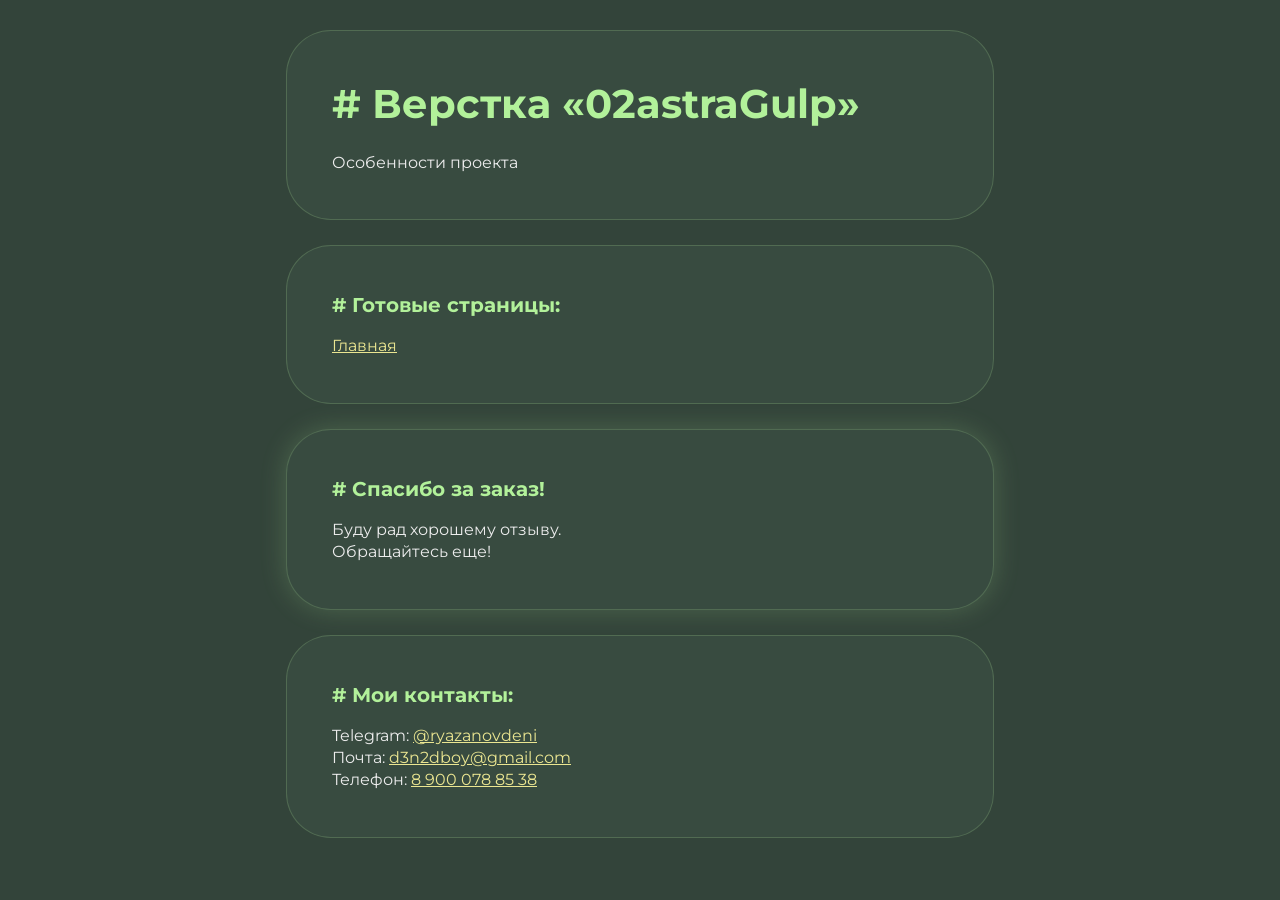
<file: index.html>
<!DOCTYPE html>
<html>

<head>
	<meta charset="UTF-8">
	<meta name="viewport" content="width=device-width, initial-scale=1.0">
	<title>Верстка «02astraGulp»</title>
</head>

<body>
	<div class="rootpage">
		<div class="rootpage__header">
			<h1># Верстка «02astraGulp»</h1>
			<div class="rootpage__info">
				Особенности проекта
			</div>
		</div>

		<div class="rootpage__body">
			<h2># Готовые страницы:</h2>
			<ul class="rootpage__list">
				<li><a target="_blank" href="home.html">Главная</a></li>
			</ul>
		</div>

		<div class="rootpage__tnx">
			<h2># Спасибо за заказ!</h2>
			<p>Буду рад хорошему отзыву.</p>
			<p>Обращайтесь еще!</p>
		</div>
		<div class="rootpage__contacts">
			<h2># Мои контакты:</h2>
			<p>Telegram: <a target="_blank" href="https://t.me/ryazanovdeni">@ryazanovdeni</a></p>
			<p>Почта: <a href="mailto:d3n2dboy@gmail.com">d3n2dboy@gmail.com</a></p>
			<p>Телефон: <a href="tel:+79000788538">8 900 078 85 38</a></p>
		</div>
	</div>
</body>
<style>
	@charset "UTF-8";
	@import url("https://fonts.googleapis.com/css?family=Montserrat:regular,700&display=swap");

	*,
	*::before,
	*::after {
		padding: 0px;
		margin: 0px;
		border: 0px;
		box-sizing: border-box;
	}

	html,
	body {
		height: 100%;
		margin: 0;
		padding: 0;
		min-width: 320px;
		width: 100%;
		color: #ededed;
		background-color: #33443a;
	}

	body {
		font-family: Montserrat;
		font-size: 100%;
		line-height: 1.4;
		font-size: 1rem;
	}

	a {
		text-decoration: underline;
		color: #ebe691
	}

	a:visited {
		text-decoration: underline;
		color: #ebe691
	}

	a:hover {
		text-decoration: none;
	}

	ul li {
		list-style: none;

	}

	img {
		vertical-align: top;
	}

	h1,
	h2,
	h3 {
		color: #b2f19a;
	}

	.wrapper {
		width: 100%;
		min-height: 100%;
		overflow: hidden;
	}

	.rootpage {
		margin: 0 auto;
		max-width: 768px;
		padding: 30px;
		display: flex;
		flex-direction: column;
	}

	.rootpage__header,
	.rootpage__body,
	.rootpage__tnx,
	.rootpage__contacts {
		padding: 45px;
		border-radius: 45px;
		border: 1px solid rgba(133, 175, 122, .3137254902);
		background-color: #384b40;
		margin-bottom: 25px;
		transition: all 0.3s ease;
	}

	@media (max-width: 767px) {

		.rootpage__header,
		.rootpage__body,
		.rootpage__tnx,
		.rootpage__contacts {
			padding: 35px;
			border-radius: 35px;
		}
	}

	@media (max-width: 767px) {
		.rootpage {
			padding: 30px 15px;
		}
	}

	h1 {
		font-size: 2.5rem;
		margin: 0px 0px 1.25rem 0px;
	}

	@media (max-width: 767px) {
		h1 {
			font-size: 1.85rem;
			margin: 0px 0px 1.25rem 0px;
		}
	}

	h2 {

		font-size: 1.25rem;
		margin: 0px 0px 1rem 0px;
	}

	@media (max-width: 767px) {
		h2 {
			font-size: 1.125rem;
			margin: 0px 0px 1rem 0px;
		}
	}

	.rootpage__list li:not(:last-child) {
		margin: 0px 0px 15px 0px;
	}

	.rootpage__tnx {
		box-shadow: 0 0 27px 0 rgba(178, 241, 154, .2);
	}
</style>

</html>
</file>
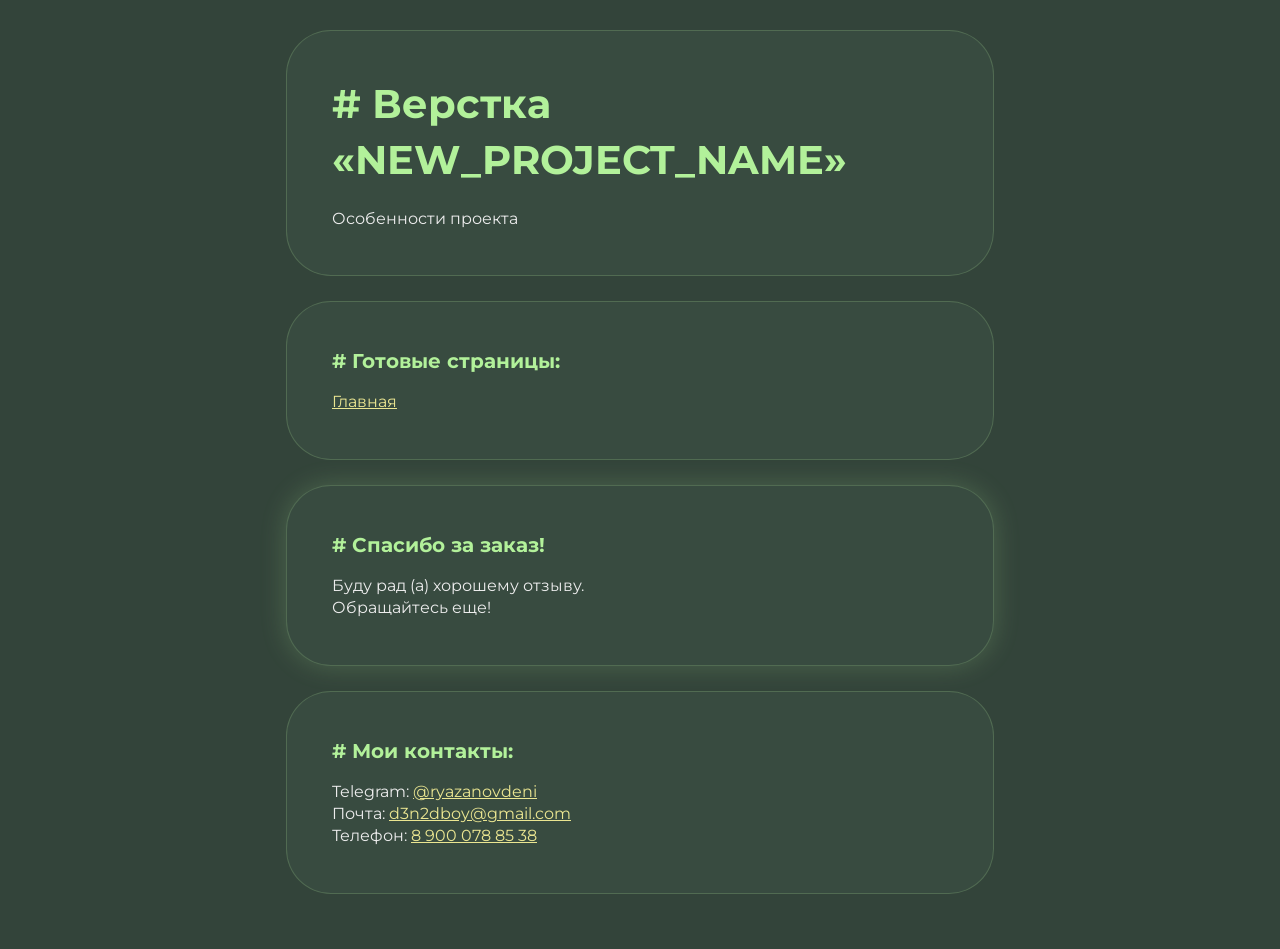
<file: src/index.html>
<!DOCTYPE html>
<html>

<head>
	<meta charset="UTF-8">
	<meta name="viewport" content="width=device-width, initial-scale=1.0">
	<title>Верстка «NEW_PROJECT_NAME»</title>
</head>

<body>
	<div class="rootpage">
		<div class="rootpage__header">
			<h1># Верстка «NEW_PROJECT_NAME»</h1>
			<div class="rootpage__info">
				Особенности проекта
			</div>
		</div>

		<div class="rootpage__body">
			<h2># Готовые страницы:</h2>
			<ul class="rootpage__list">
				<li><a target="_blank" href="home.html">Главная</a></li>
			</ul>
		</div>

		<div class="rootpage__tnx">
			<h2># Спасибо за заказ!</h2>
			<p>Буду рад (а) хорошему отзыву.</p>
			<p>Обращайтесь еще!</p>
		</div>
		<div class="rootpage__contacts">
			<h2># Мои контакты:</h2>
			<p>Telegram: <a target="_blank" href="https://t.me/ryazanovdeni">@ryazanovdeni</a></p>
			<p>Почта: <a href="mailto:d3n2dboy@gmail.com">d3n2dboy@gmail.com</a></p>
			<p>Телефон: <a href="tel:+79000788538">8 900 078 85 38</a></p>
		</div>
	</div>
</body>
<style>
	@charset "UTF-8";
	@import url("https://fonts.googleapis.com/css?family=Montserrat:regular,700&display=swap");

	*,
	*::before,
	*::after {
		padding: 0px;
		margin: 0px;
		border: 0px;
		box-sizing: border-box;
	}

	html,
	body {
		height: 100%;
		margin: 0;
		padding: 0;
		min-width: 320px;
		width: 100%;
		color: #ededed;
		background-color: #33443a;
	}

	body {
		font-family: Montserrat;
		font-size: 100%;
		line-height: 1.4;
		font-size: 1rem;
	}

	a {
		text-decoration: underline;
		color: #ebe691
	}

	a:visited {
		text-decoration: underline;
		color: #ebe691
	}

	a:hover {
		text-decoration: none;
	}

	ul li {
		list-style: none;

	}

	img {
		vertical-align: top;
	}

	h1,
	h2,
	h3 {
		color: #b2f19a;
	}

	.wrapper {
		width: 100%;
		min-height: 100%;
		overflow: hidden;
	}

	.rootpage {
		margin: 0 auto;
		max-width: 768px;
		padding: 30px;
		display: flex;
		flex-direction: column;
	}

	.rootpage__header,
	.rootpage__body,
	.rootpage__tnx,
	.rootpage__contacts {
		padding: 45px;
		border-radius: 45px;
		border: 1px solid rgba(133, 175, 122, .3137254902);
		background-color: #384b40;
		margin-bottom: 25px;
		transition: all 0.3s ease;
	}

	@media (max-width: 767px) {

		.rootpage__header,
		.rootpage__body,
		.rootpage__tnx,
		.rootpage__contacts {
			padding: 35px;
			border-radius: 35px;
		}
	}

	@media (max-width: 767px) {
		.rootpage {
			padding: 30px 15px;
		}
	}

	h1 {
		font-size: 2.5rem;
		margin: 0px 0px 1.25rem 0px;
	}

	@media (max-width: 767px) {
		h1 {
			font-size: 1.85rem;
			margin: 0px 0px 1.25rem 0px;
		}
	}

	h2 {

		font-size: 1.25rem;
		margin: 0px 0px 1rem 0px;
	}

	@media (max-width: 767px) {
		h2 {
			font-size: 1.125rem;
			margin: 0px 0px 1rem 0px;
		}
	}

	.rootpage__list li:not(:last-child) {
		margin: 0px 0px 15px 0px;
	}

	.rootpage__tnx {
		box-shadow: 0 0 27px 0 rgba(178, 241, 154, .2);
	}
</style>

</html>
</file>
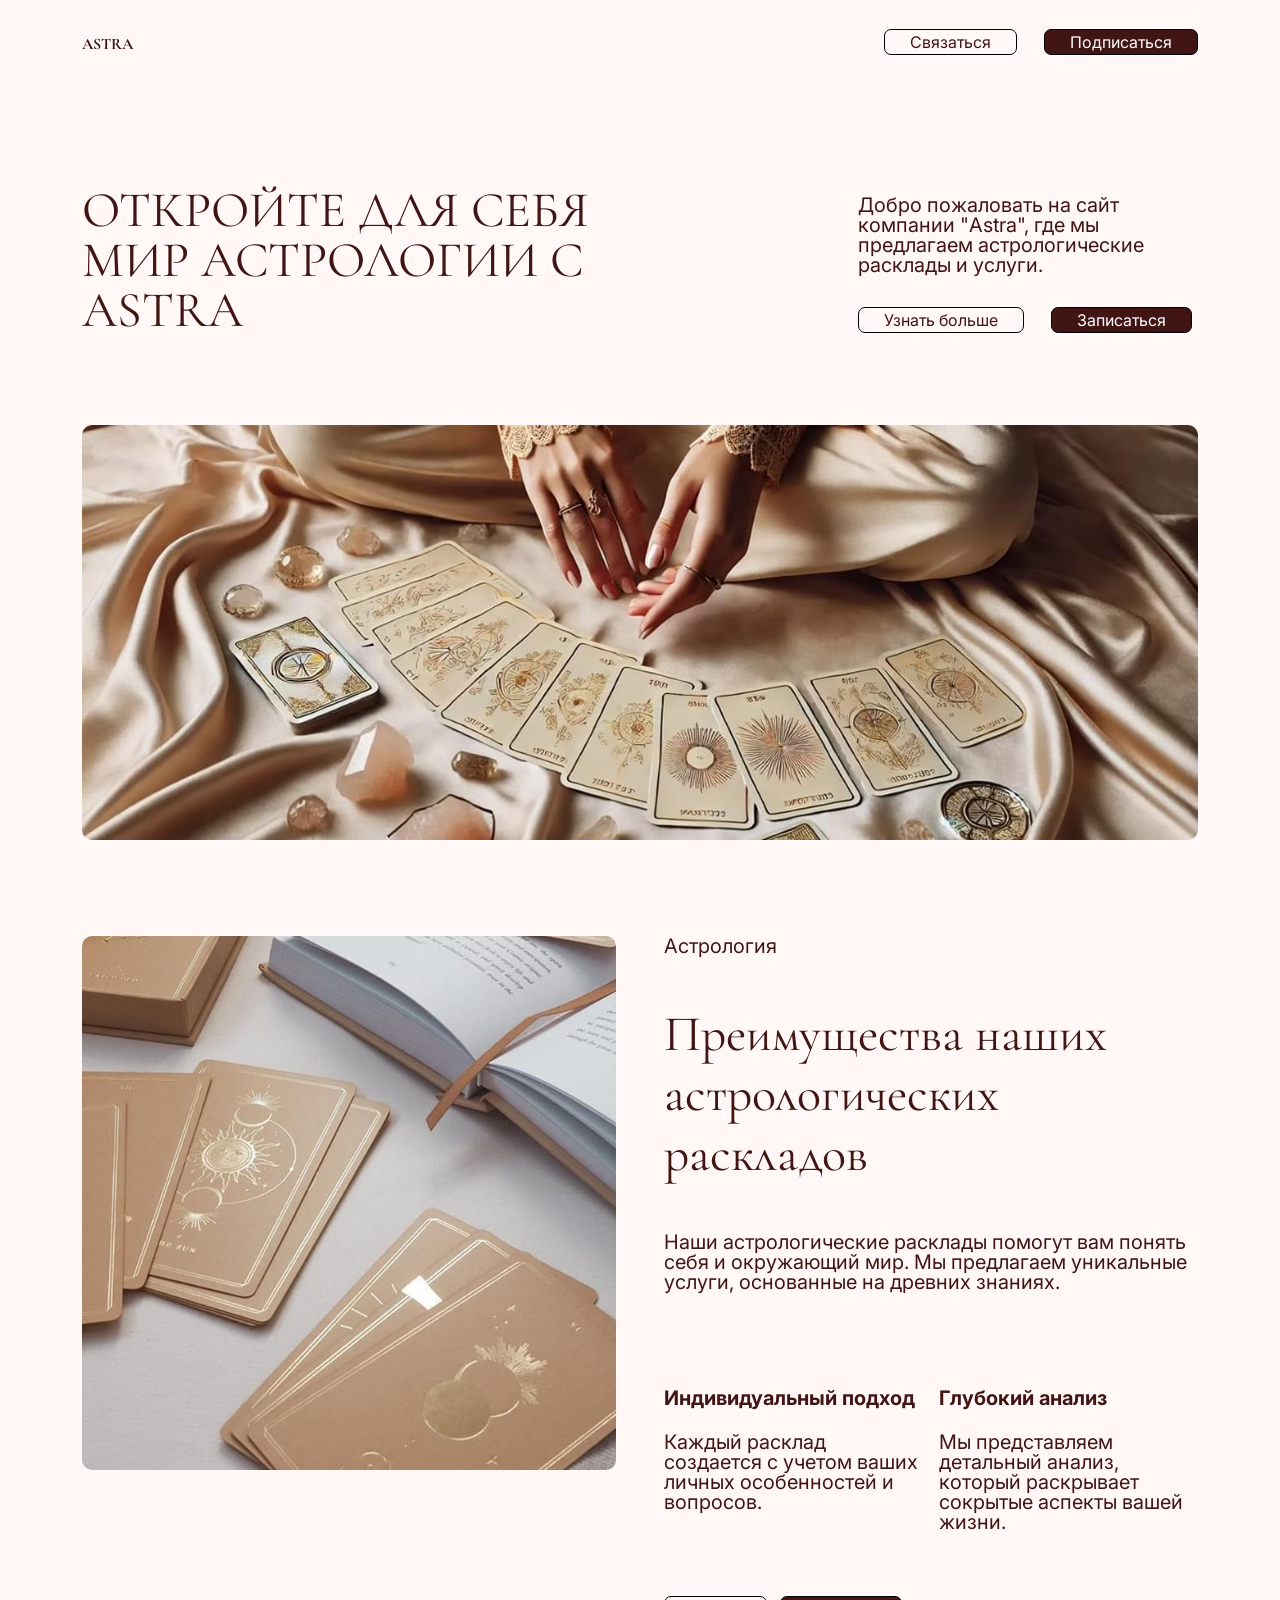
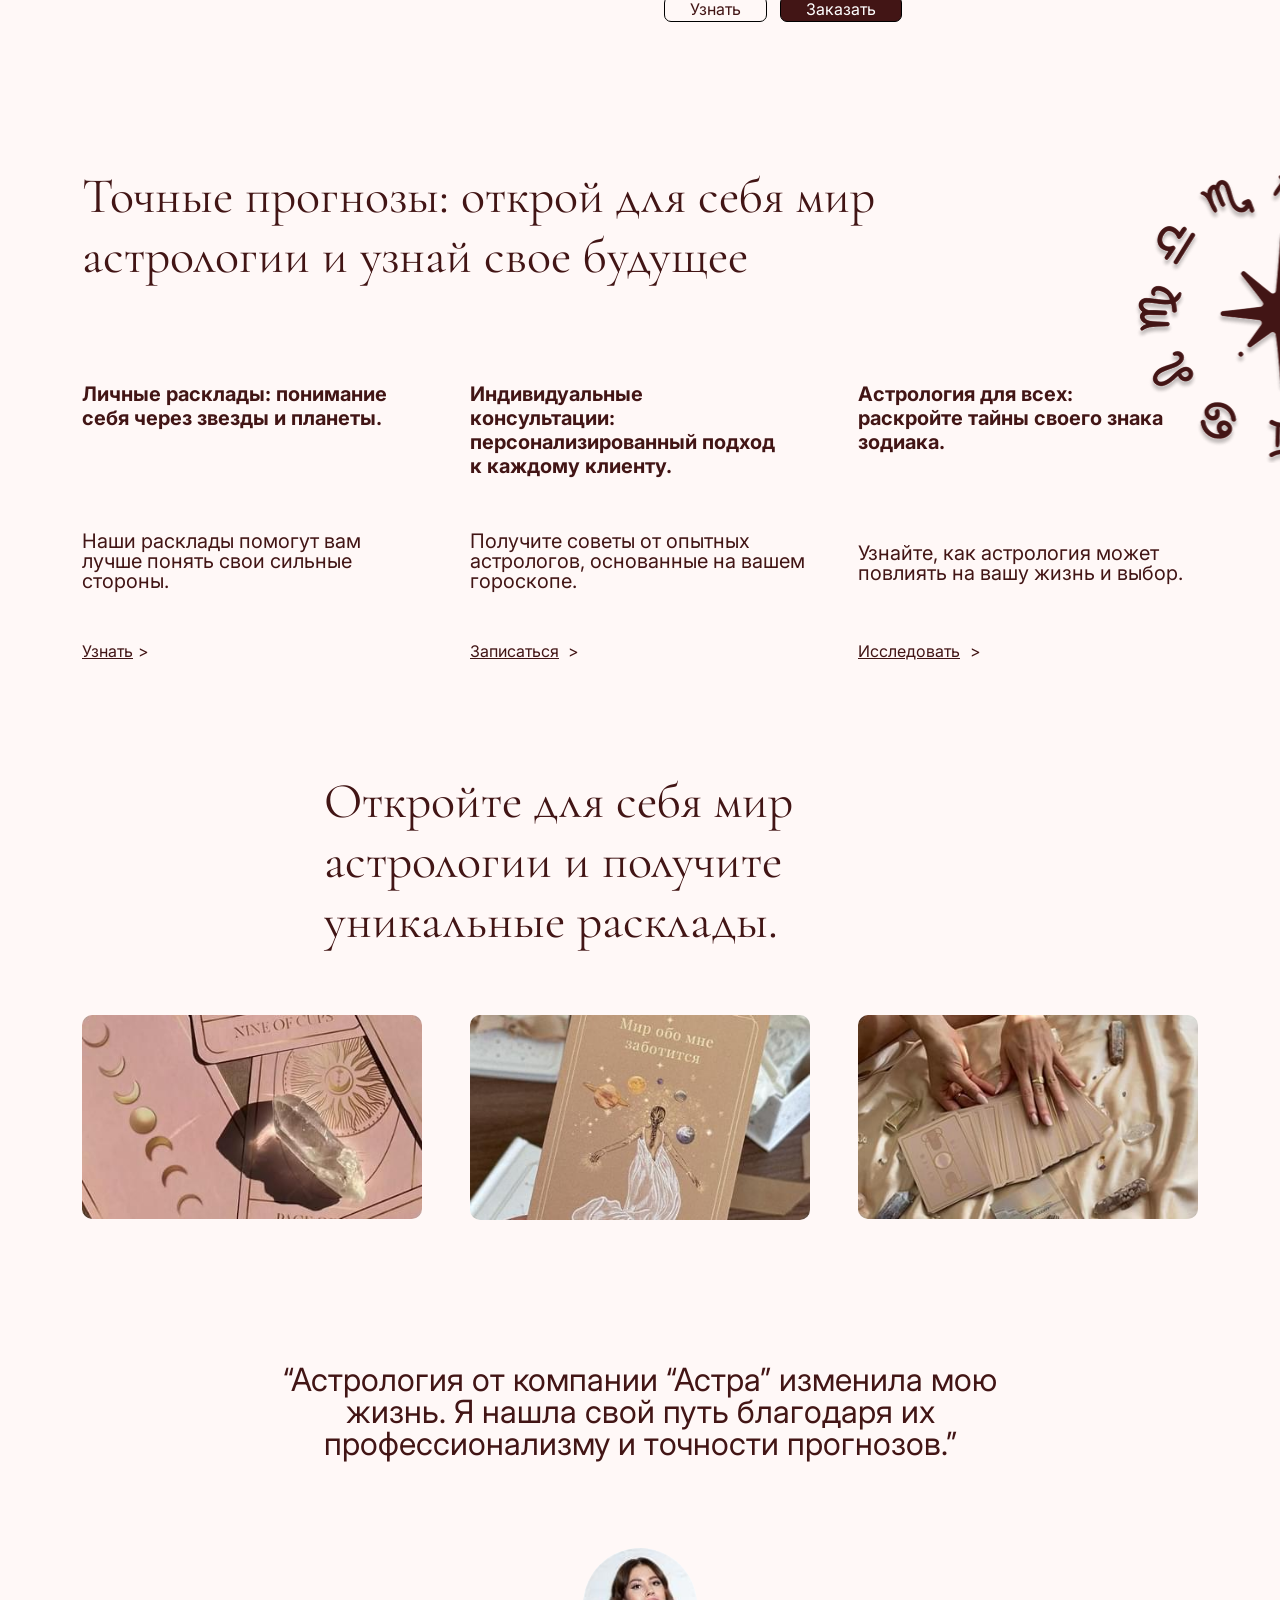
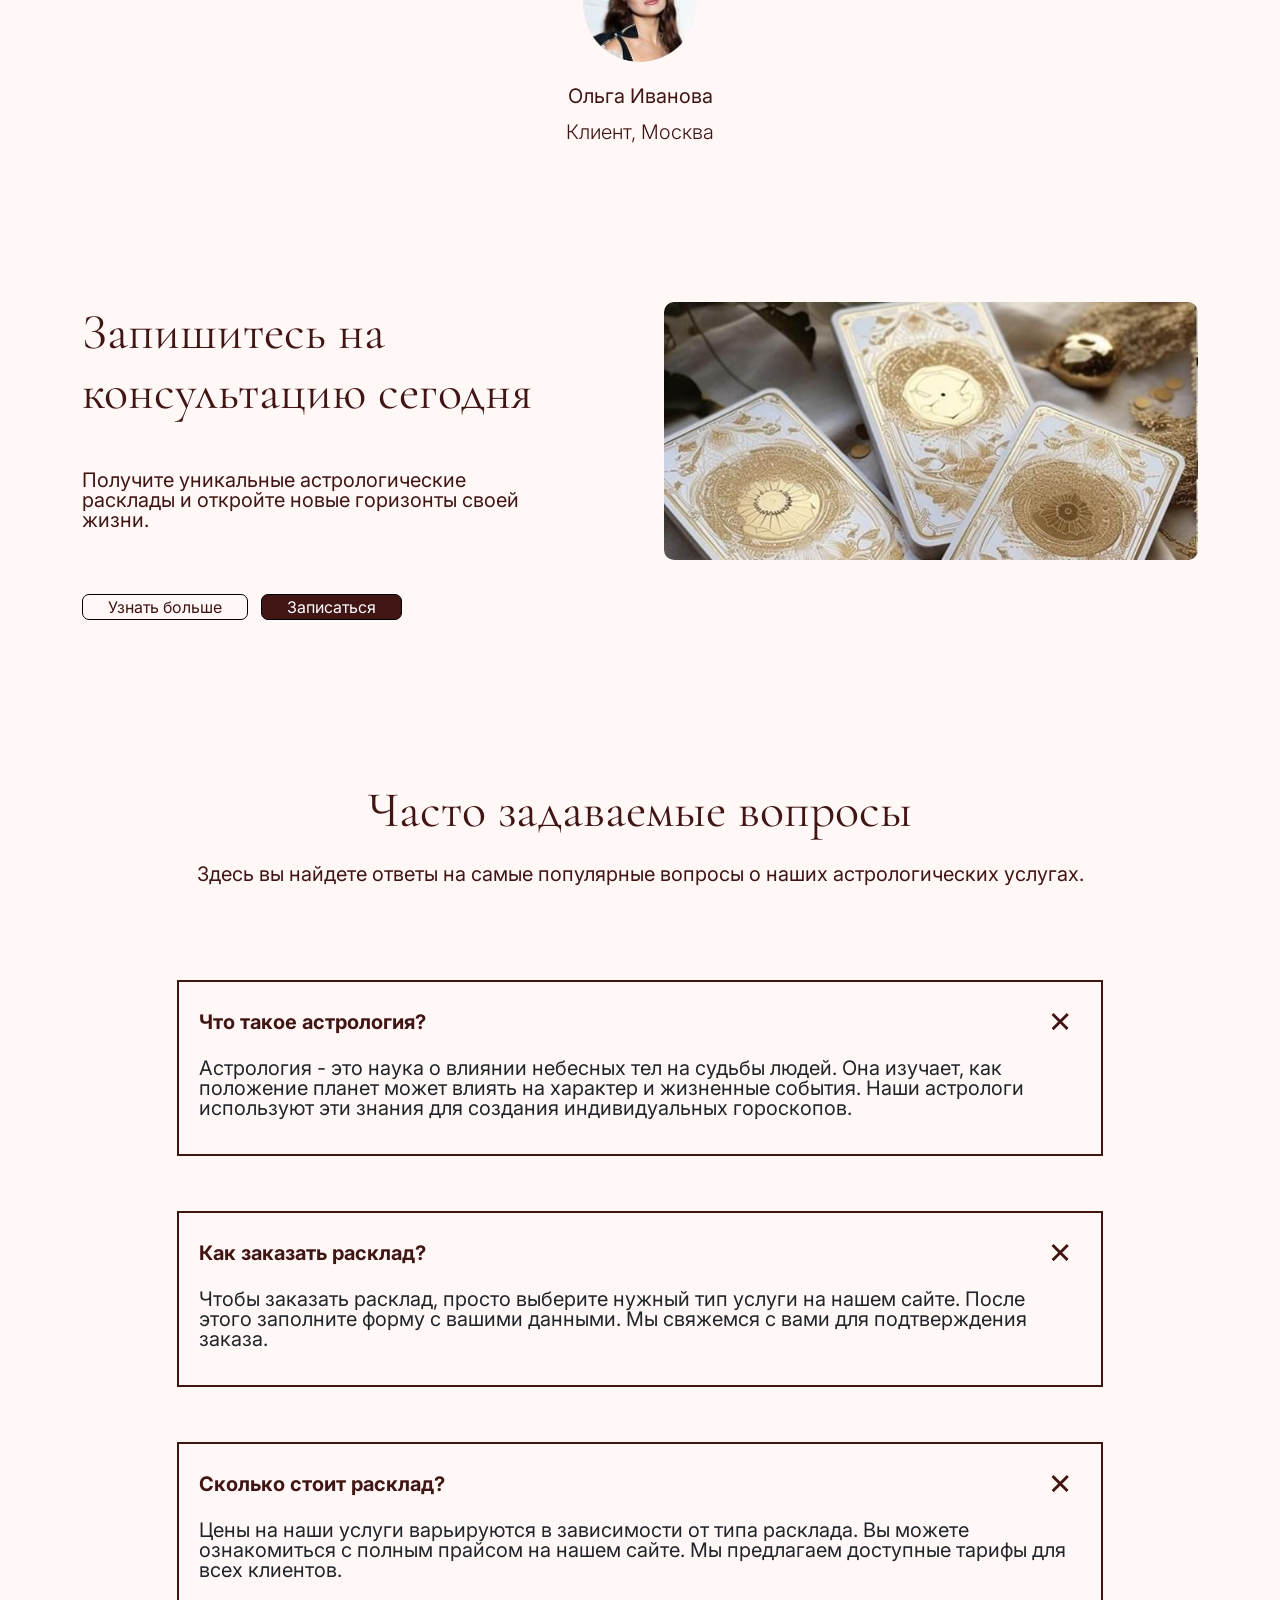
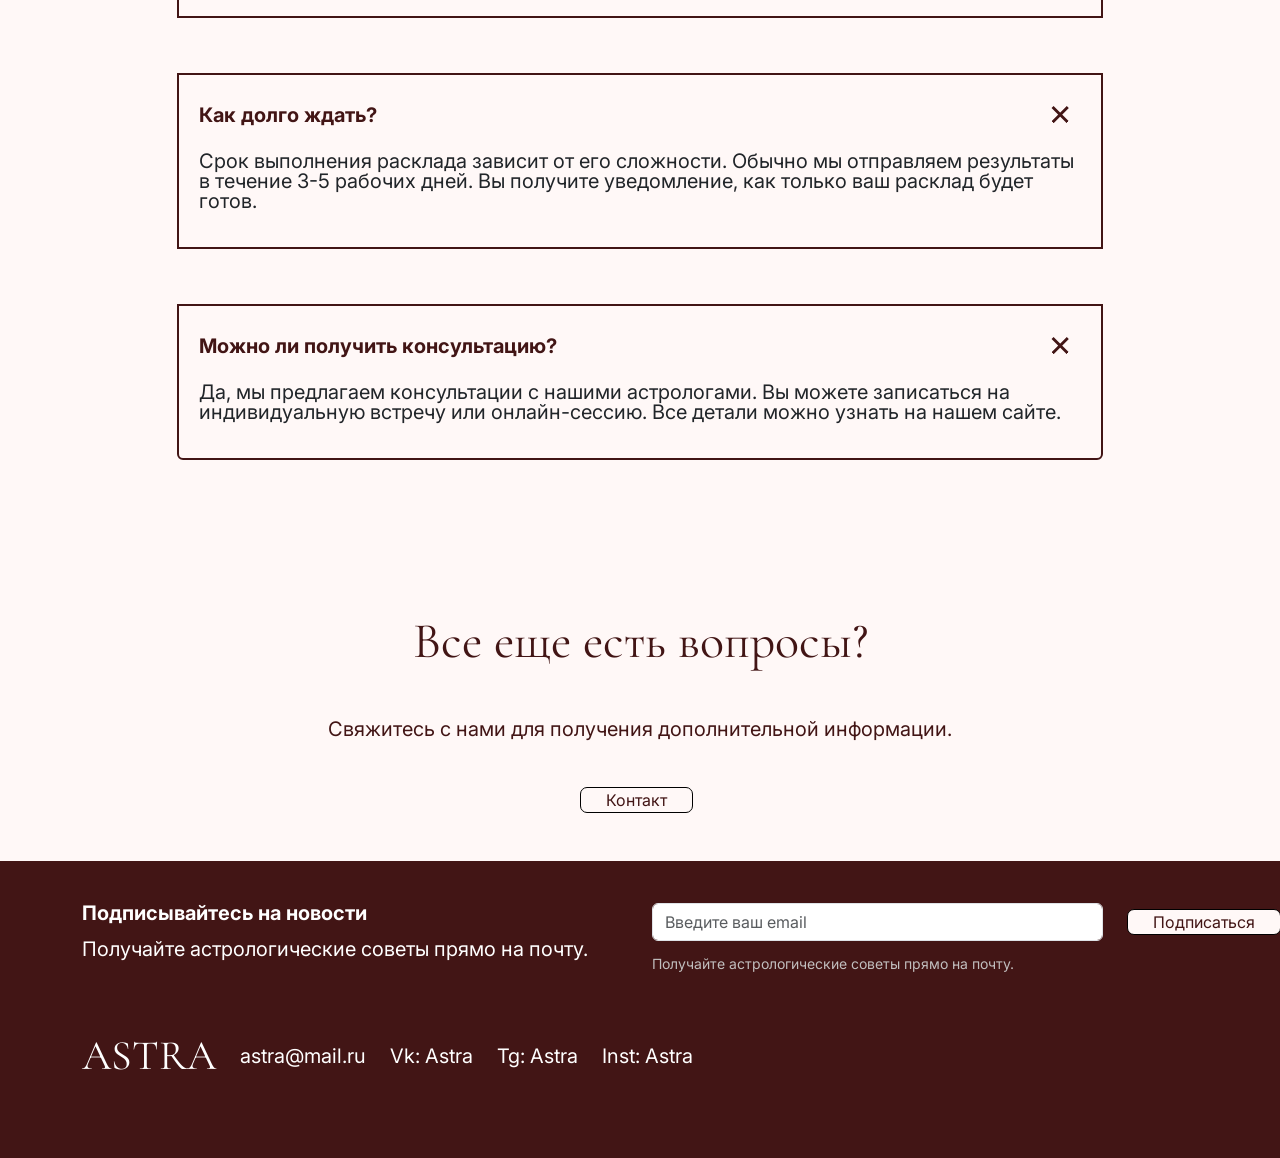
<file: home.html>
<!DOCTYPE html>
<html lang="ru">

<head>
	<title>Главная</title>
	<meta charset="UTF-8">
	<meta name="format-detection" content="telephone=no">
	<!-- <style>body{opacity: 0;}</style> -->
	<link href="https://cdn.jsdelivr.net/npm/bootstrap@5.0.2/dist/css/bootstrap.min.css?_v=20250326003222" rel="stylesheet" integrity="sha384-EVSTQN3/azprG1Anm3QDgpJLIm9Nao0Yz1ztcQTwFspd3yD65VohhpuuCOmLASjC" crossorigin="anonymous">
	<link href="https://unpkg.com/aos@2.3.1/dist/aos.css?_v=20250326003222" rel="stylesheet">
	<link rel="stylesheet" href="css/style.min.css?_v=20250326003222">
	<link rel="shortcut icon" href="favicon.ico">
	<!-- <meta name="robots" content="noindex, nofollow"> -->
	<meta name="viewport" content="width=device-width, initial-scale=1.0">
</head>

<body>
	<div class="wrapper">
		<header class="header">
			<div class="container">
				<div class="row">
					<div class="col-auto me-auto align-self-center">
						<a href="/" class="header__logo">Astra</a>
					</div>
					<div class="col-auto align-self-center">
						<a href="#" class="button">Связаться</a>
						<a href="#" class="button button-accent">Подписаться</a>
					</div>
				</div>
			</div>
		</header>
		<main class="page">
			<div class="container w-100">  </div>
			<div class="container prewiew">
				<div class="row align-items-center justify-content-between g-md-5">
					<div class="col-md-6">
						<h1 class="title" data-aos="fade-up" data-aos-delay="200" data-aos-duration="1000">Откройте для
							себя мир
							астрологии с Astra</h1>
					</div>
					<div class="col-md-4" data-aos="fade-up" data-aos-delay="400" data-aos-duration="1000">
						<div class="row mb-3 ">
							<p class="">Добро пожаловать на сайт компании "Astra", где мы предлагаем астрологические
								расклады и
								услуги.</p>
						</div>
						<div class="row">
							<div class="col">
								<a href="#" class="button">Узнать больше</a>
								<a href="#" class="button button-accent">Записаться</a>
							</div>
						</div>
					</div>
				</div>
				<div class="row justify-content-between mb-md-5" data-aos="fade-up" data-aos-delay="600" data-aos-duration="1000">
					<div class="col rounded-3 overflow-hidden mb-5">
						<div class="image-hover">
							<img class="w-100" src="img/preview/maps.jpg" alt="maps">
						</div>
					</div>
				</div>
			</div>

			<div class="container" data-aos="fade-up" data-aos-delay="800" data-aos-duration="1000">
				<div class="row align-items-start astrologia pb-5">
					<div class="container mb-lg-5">
						<div class="row g-5">
							<!-- Левая колонка с изображением -->
							<div class="col-lg-6">
								<div class="image-hover">
									<img src="img/plus/01.jpg" class="img-fluid rounded" alt="Астрологические карты">
								</div>
							</div>
							<!-- Правая колонка с текстом -->
							<div class="col-lg-6">
								<p class="mb-md-5">Астрология</p>
								<h2 class="title mb-md-5">Преимущества наших астрологических раскладов</h2>
								<p class="mb-5 pb-md-5">Наши астрологические расклады помогут вам понять себя и
									окружающий
									мир.
									Мы
									предлагаем
									уникальные услуги,
									основанные на древних знаниях.</p>
								<div class="row mb-lg-5 g-3">
									<div class="col-lg-6">
										<p class="fw-bolder mb-4">Индивидуальный подход</p>
										<p>Каждый расклад создается с учетом ваших личных особенностей и вопросов.
										</p>
									</div>
									<div class="col-lg-6">
										<p class="fw-bolder mb-4">Глубокий анализ</p>
										<p>Мы представляем детальный анализ, который раскрывает сокрытые аспекты
											вашей
											жизни.</p>
									</div>
								</div>
								<div class="mt-3">
									<a href="#" class="button me-2">Узнать</a>
									<a href="#" class="button button-accent">Заказать</a>
								</div>
							</div>
						</div>
					</div>
				</div>
			</div>

			<div class="container py-5 forecast" data-aos="fade-up" data-aos-delay="400" data-aos-duration="1000">
				<h2 class="title mb-lg-5 col-lg-10 pb-sm-5">Точные прогнозы: открой для себя мир астрологии и
					узнай свое
					будущее
				</h2>
				<div class="row g-5">
					<!-- Первая колонка -->
					<div class="col-md-4 forecast__item">
						<div class="row">
							<div class="col col-lg-11">
								<h5 class="fw-bold">Личные расклады: понимание себя через звезды и планеты.</h5>
							</div>
						</div>
						<div class="row">
							<p class="">Наши расклады помогут вам лучше понять свои сильные стороны.</p>
							<a class="link-line" href="#" class="text-decoration-none"><span>Узнать</span></a>
						</div>
					</div>
					<!-- Вторая колонка -->
					<div class="col-md-4 forecast__item">
						<div class="row">
							<div class="col col-lg-11">
								<h5 class="fw-bold">Индивидуальные консультации: персонализированный подход к
									каждому
									клиенту.
								</h5>
							</div>
						</div>
						<div class="row">
							<p class="">Получите советы от опытных астрологов, основанные на вашем гороскопе.</p>
							<a class="link-line" href="#" class="text-decoration-none"><span>Записаться</span></a>
						</div>
					</div>
					<!-- Третья колонка -->
					<div class="col-md-4 forecast__item">
						<div class="row">
							<div class="col col-lg-11">
								<h5 class="fw-bold">Астрология для всех: раскройте тайны своего знака зодиака.</h5>
							</div>
						</div>
						<div class="row">
							<p class="">Узнайте, как астрология может повлиять на вашу жизнь и выбор.</p>
							<a class="link-line" href="#" class="text-decoration-none"><span>Исследовать</span></a>
						</div>
					</div>
				</div>
			</div>

			<div class="container py-lg-5 open" data-aos="fade-up" data-aos-delay="800" data-aos-duration="1000">
				<div class="row justify-content-center">
					<div class="col-lg-7 p-3">
						<h2 class="title mb-lg-5">Откройте для себя мир
							астрологии
							и получите уникальные расклады.</h2>
					</div>
				</div>

				<div class="row g-5 ">
					<!-- Первая колонка -->
					<div class="col-md-4">
						<div class="image-hover">
							<img class="w-100" src="img/open/01.jpg" alt="01">
						</div>
					</div>
					<!-- Вторая колонка -->
					<div class="col-md-4">
						<div class="image-hover">
							<img class="w-100" src="img/open/02.jpg" alt="02">
						</div>
					</div>
					<!-- Третья колонка -->
					<div class="col-md-4">
						<div class="image-hover">
							<img class="w-100" src="img/open/03.jpg" alt="03">
						</div>
					</div>
				</div>
			</div>

			<div class="container py-5 mb-lg-5 rewiews" data-aos="fade-up" data-aos-delay="400" data-aos-duration="1000">
				<div class="row justify-content-center">
					<div class="col-sm-9 p-lg-5">
						<p class="rewiews__title text-center">“Астрология от компании “Астра” изменила мою жизнь. Я
							нашла свой путь
							благодаря их
							профессионализму
							и точности прогнозов.”</p>
					</div>
				</div>
				<div class="row justify-content-center mb-lg-5">
					<div class="row justify-content-center">
						<div class="col col-lg-2 col-sm-5">
							<img class="w-100 p-4 rounded-circle" src="img/rewiews/ava.jpg" alt="ava">
						</div>
					</div>
					<div class="col col-lg-3">
						<div class="col text-center">
							<p>Ольга Иванова</p>
						</div>
						<div class="col text-center fw-light">
							<p>Клиент, Москва</p>
						</div>
					</div>

				</div>
			</div>

			<div class="container" data-aos="fade-up" data-aos-delay="800" data-aos-duration="1000">
				<div class="row align-items-start astrologia pb-lg-5">
					<div class="container mb-5">
						<div class="row g-5">
							<div class="col-md-6">
								<h2 class="title mb-lg-5">Запишитесь на консультацию сегодня</h2>
								<p class="mb-lg-5 pb-3 col-lg-10">Получите уникальные астрологические расклады и
									откройте
									новые
									горизонты своей жизни.</p>
								<div class="mt-3">
									<a href="#" class="button me-2">Узнать больше</a>
									<a href="#" class="button button-accent">Записаться</a>
								</div>
							</div>


							<div class="col-md-6">
								<div class="image-hover">
									<img src="img/callback/01.jpg" class="img-fluid rounded" alt="Астрологические карты">
								</div>
							</div>
						</div>
					</div>
				</div>
			</div>

			<div class="container py-lg-5" data-aos="fade-up" data-aos-delay="600" data-aos-duration="1000">
				<div class="row justify-content-center mb-lg-5">
					<div class="col col-md-auto p-3">
						<h2 class="title">Часто задаваемые вопросы</h2>
					</div>
					<div class="col-lg-10 col-md-auto">
						<p class="mb-lg-5 text-center">Здесь вы найдете ответы на самые популярные вопросы о наших
							астрологических
							услугах.</p>
					</div>
				</div>
				<div class="row justify-content-center mb-lg-5">

					<div class="accordion col-lg-10" id="accordionPanelsStayOpenExample">

						<div class="accordion-item">
							<button class="accordion-but" type="button" data-bs-toggle="collapse" data-bs-target="#panelsStayOpen-1" aria-expanded="true" aria-controls="panelsStayOpen-1">
								Что такое астрология?
							</button>
							<div id="panelsStayOpen-1" class="accordion-collapse collapse show" aria-labelledby="panelsStayOpen-1">
								<div class="accordion-body">
									Астрология - это наука о влиянии небесных тел на судьбы людей. Она изучает, как
									положение планет может влиять на
									характер и жизненные события. Наши астрологи используют эти знания для создания
									индивидуальных гороскопов.
								</div>
							</div>
						</div>

						<div class="accordion-item">
							<button class="accordion-but" type="button" data-bs-toggle="collapse" data-bs-target="#panelsStayOpen-2" aria-expanded="true" aria-controls="panelsStayOpen-2">
								Как заказать расклад?
							</button>
							<div id="panelsStayOpen-2" class="accordion-collapse collapse show" aria-labelledby="panelsStayOpen-2">
								<div class="accordion-body">
									Чтобы заказать расклад, просто выберите нужный тип услуги на нашем сайте. После
									этого заполните форму с вашими данными.
									Мы свяжемся с вами для подтверждения заказа.
								</div>
							</div>
						</div>

						<div class="accordion-item">
							<button class="accordion-but" type="button" data-bs-toggle="collapse" data-bs-target="#panelsStayOpen-3" aria-expanded="true" aria-controls="panelsStayOpen-3">
								Сколько стоит расклад?
							</button>
							<div id="panelsStayOpen-3" class="accordion-collapse collapse show" aria-labelledby="panelsStayOpen-3">
								<div class="accordion-body">
									Цены на наши услуги варьируются в зависимости от типа расклада. Вы можете
									ознакомиться с полным прайсом на нашем сайте.
									Мы предлагаем доступные тарифы для всех клиентов.
								</div>
							</div>
						</div>

						<div class="accordion-item">
							<button class="accordion-but" type="button" data-bs-toggle="collapse" data-bs-target="#panelsStayOpen-4" aria-expanded="true" aria-controls="panelsStayOpen-4">
								Как долго ждать?
							</button>
							<div id="panelsStayOpen-4" class="accordion-collapse collapse show" aria-labelledby="panelsStayOpen-4">
								<div class="accordion-body">
									Срок выполнения расклада зависит от его сложности. Обычно мы отправляем
									результаты в
									течение 3-5 рабочих дней. Вы
									получите уведомление, как только ваш расклад будет готов.
								</div>
							</div>
						</div>

						<div class="accordion-item">
							<button class="accordion-but" type="button" data-bs-toggle="collapse" data-bs-target="#panelsStayOpen-5" aria-expanded="true" aria-controls="panelsStayOpen-5">
								Можно ли получить консультацию?
							</button>
							<div id="panelsStayOpen-5" class="accordion-collapse collapse show" aria-labelledby="panelsStayOpen-5">
								<div class="accordion-body">
									Да, мы предлагаем консультации с нашими астрологами. Вы можете записаться на
									индивидуальную встречу или онлайн-сессию.
									Все детали можно узнать на нашем сайте.
								</div>
							</div>
						</div>
					</div>
				</div>
			</div>

			<div class="container py-lg5" data-aos="fade-up" data-aos-delay="600" data-aos-duration="1000">
				<div class="row justify-content-center mb-5">
					<div class="row">
						<h2 class="title mb-lg-5 text-center">Все еще есть вопросы?</h2>
					</div>
					<div class="row">
						<p class="mb-lg-5 text-center">Свяжитесь с нами для получения дополнительной информации.</p>
					</div>
					<div class="row justify-content-center">
						<div class="col col-lg-2 text-center">
							<a href="#" class="button me-2">Контакт</a>
						</div>
					</div>
				</div>
			</div>
		</main>
		<footer class="footer">
			<div class="container">
				<div class="row mb-lg-5">
					<div class="col-lg-6">
						<div class="row fw-bold">
							<p>Подписывайтесь на новости</p>
						</div>
						<div class="row">
							<p>Получайте астрологические советы прямо на почту.</p>
						</div>
					</div>
					<div class="col">
						<div class="row align-items-center mb-lg-3">
							<div class="col-lg-10">
								<input type="text" class="form-control" placeholder="Введите ваш email" aria-label="Введите ваш email" aria-describedby="basic-addon2">
							</div>
							<div class="col-lg-2 text-center">
								<a href="#" class="button ">Подписаться</a>
							</div>
						</div>
						<div class="row">
							<p class="text-small">Получайте астрологические советы прямо на почту.</p>
						</div>
					</div>

				</div>
			</div>
			<div class="container">
				<div class="row align-items-center">
					<div class="footer__title col-sm-auto">ASTRA</div>
					<div class="col-sm-auto"><a class="footer__link" href="#">astra@mail.ru</a></div>
					<div class="col-sm-auto"><a class="footer__link" href="#">Vk: Astra</a></div>
					<div class="col-sm-auto"><a class="footer__link" href="#">Tg: Astra</a></div>
					<div class="col-sm-auto"><a class="footer__link" href="#">Inst: Astra</a></div>
				</div>
			</div>
		</footer>
	</div>
	<!-- <div id="popup" aria-hidden="true" class="popup">
	<div class="popup__wrapper">
		<div class="popup__content">
			<button data-close type="button" class="popup__close">Закрыть</button>
			<div class="popup__text">
				Text
			</div>
		</div>
	</div>
</div> -->
	<script src="https://cdn.jsdelivr.net/npm/bootstrap@5.0.2/dist/js/bootstrap.bundle.min.js?_v=20250326003222" integrity="sha384-MrcW6ZMFYlzcLA8Nl+NtUVF0sA7MsXsP1UyJoMp4YLEuNSfAP+JcXn/tWtIaxVXM" crossorigin="anonymous"></script>
	<script src="https://unpkg.com/aos@2.3.1/dist/aos.js?_v=20250326003222"></script>
	<script src="js/app.min.js?_v=20250326003222"></script>
</body>

</html>
</file>
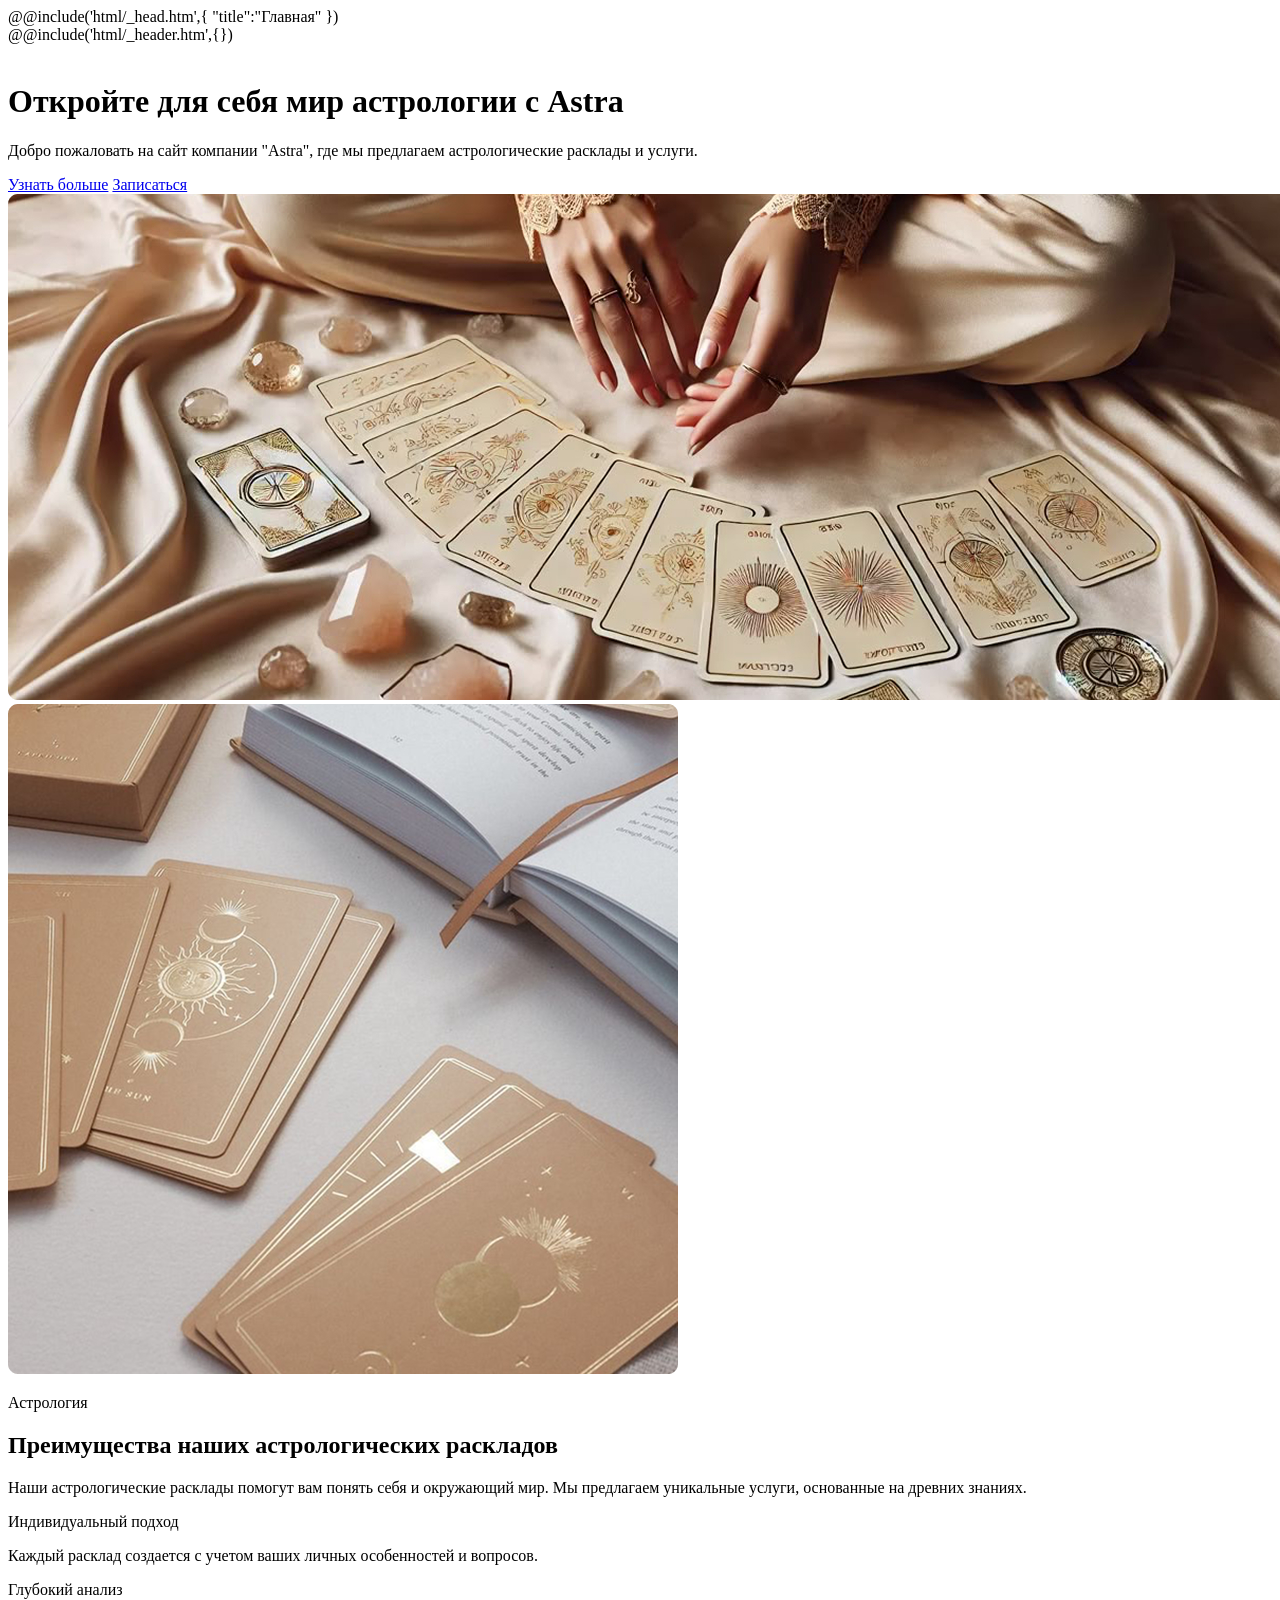
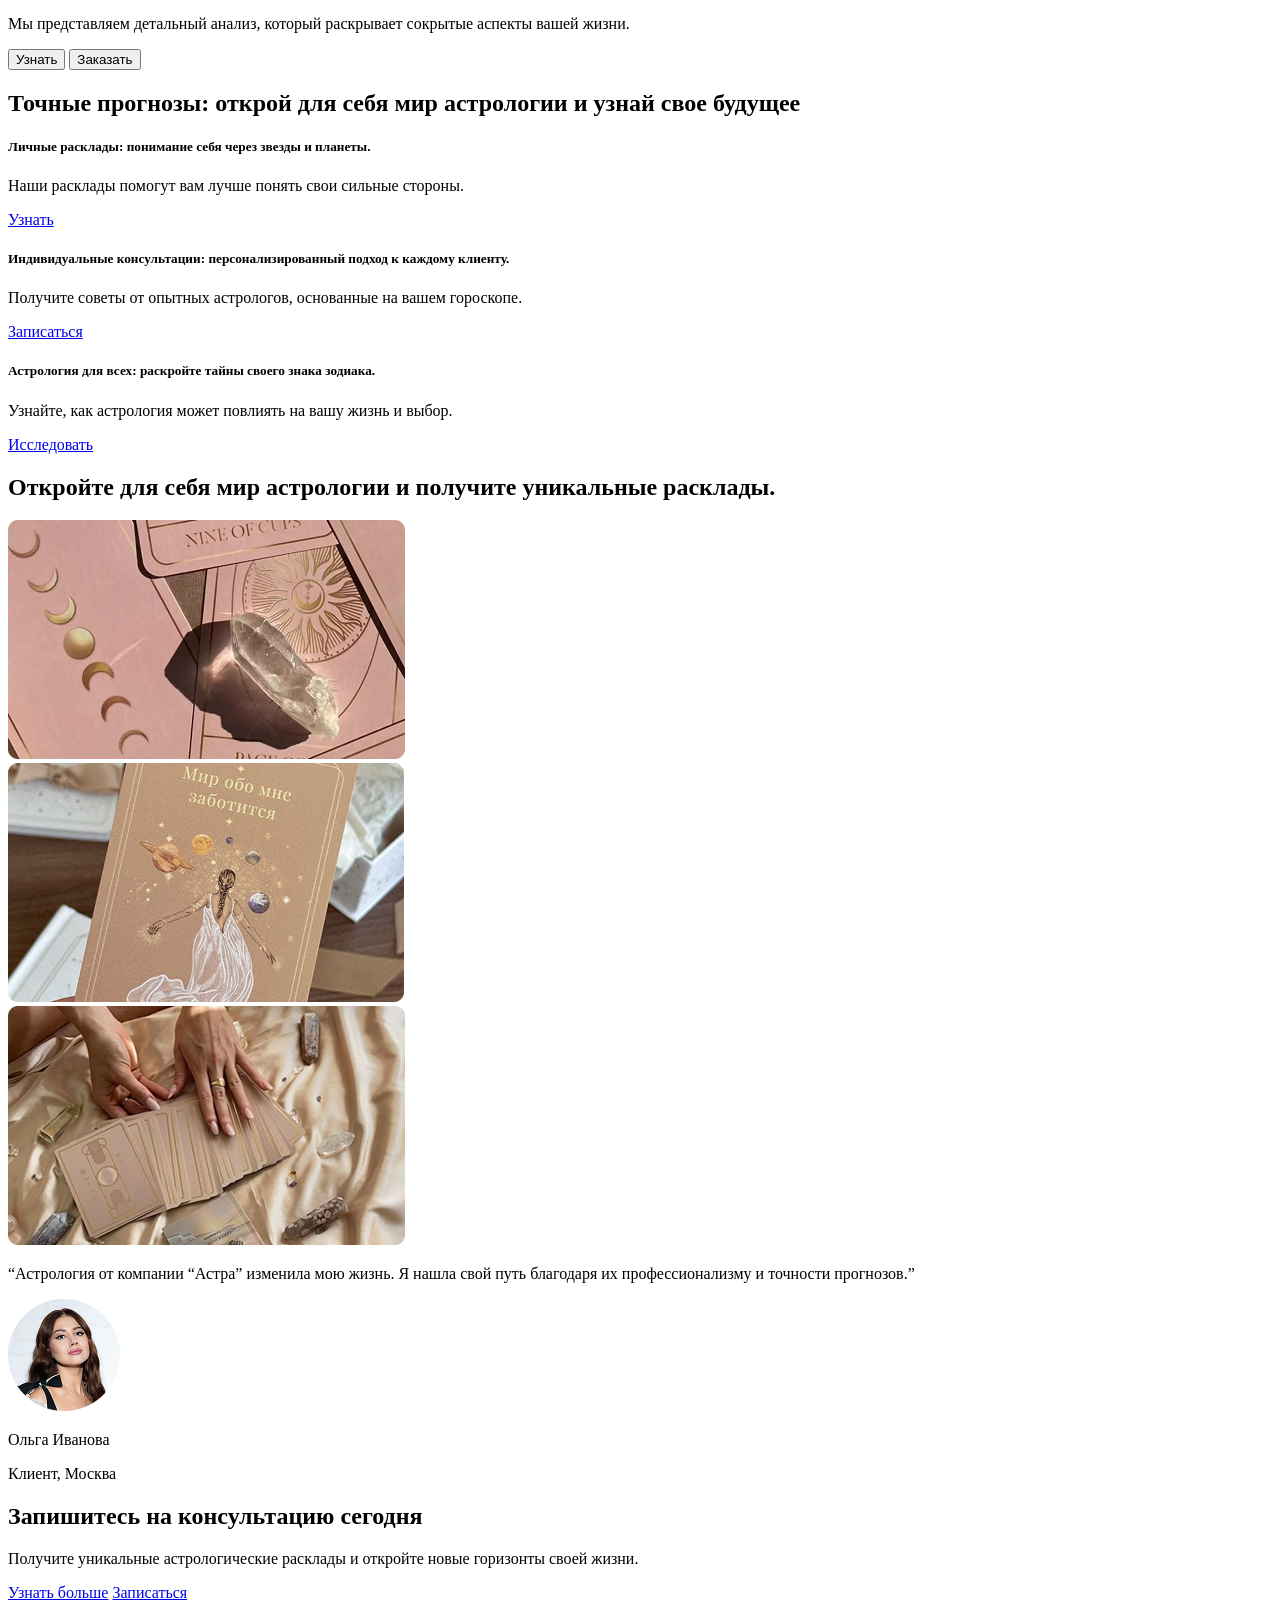
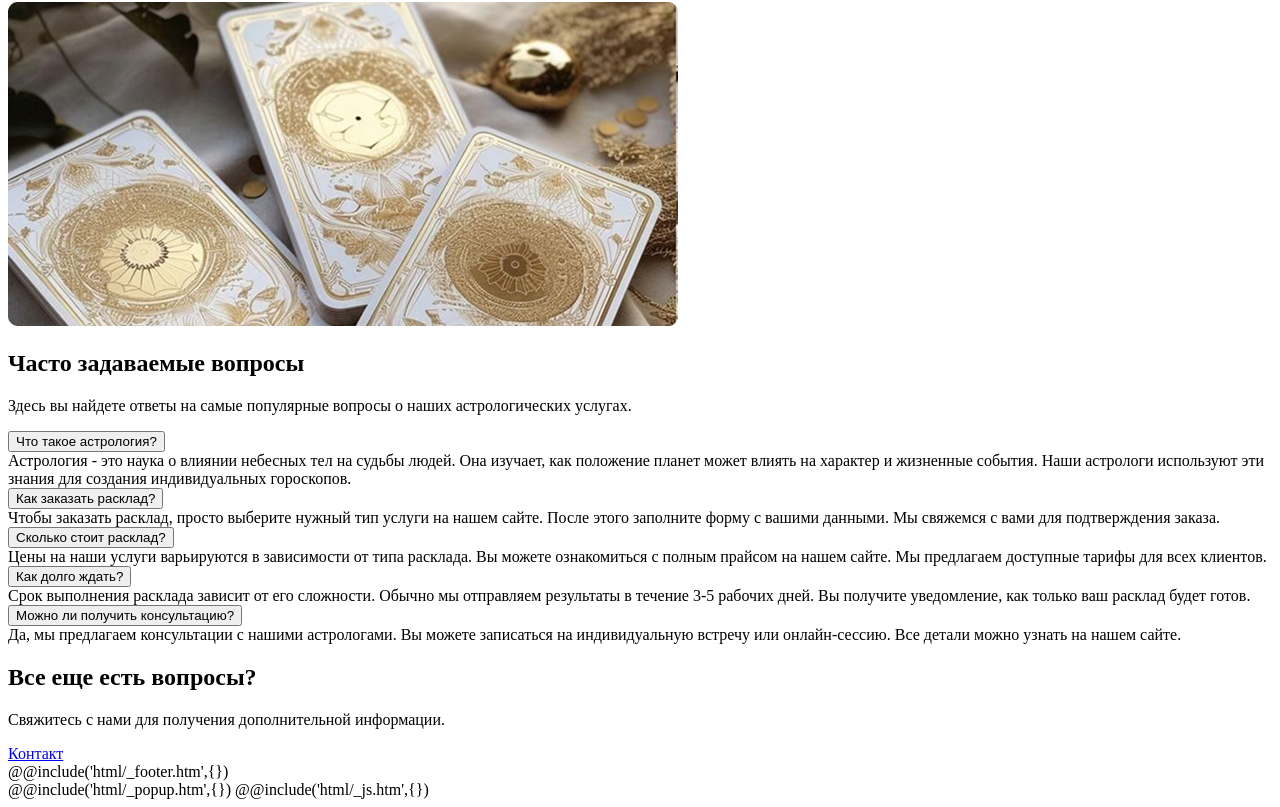
<file: src/home.html>
<!DOCTYPE html>
<html lang="ru">
@@include('html/_head.htm',{
"title":"Главная"
})

<body>
	<div class="wrapper">
		@@include('html/_header.htm',{})
		<main class="page">
			<div class="container w-100">  </div>
			<div class="container">
				<div class="row prewiew align-items-center justify-content-between g-md-5">
					<div class="col-md-6">
						<h1 class="title" data-aos="fade-up" data-aos-delay="200" data-aos-duration="1000">Откройте для
							себя мир
							астрологии с Astra</h1>
					</div>
					<div class="col-md-4" data-aos="fade-up" data-aos-delay="400" data-aos-duration="1000">
						<div class="row mb-3 ">
							<p class="">Добро пожаловать на сайт компании "Astra", где мы предлагаем астрологические
								расклады и
								услуги.</p>
						</div>
						<div class="row">
							<div class="col">
								<a href="#" class="button">Узнать больше</a>
								<a href="#" class="button button-accent">Записаться</a>
							</div>
						</div>
					</div>
				</div>
				<div class="row justify-content-between mb-md-5" data-aos="fade-up" data-aos-delay="600"
					data-aos-duration="1000">
					<div class="col rounded-3 overflow-hidden mb-5">
						<div class="image-hover">
							<img class="w-100" src="img/preview/maps.jpg" alt="maps">
						</div>
					</div>
				</div>
			</div>

			<div class="container" data-aos="fade-up" data-aos-delay="800" data-aos-duration="1000">
				<div class="row align-items-start astrologia pb-5">
					<div class="container mb-lg-5">
						<div class="row g-5">
							<!-- Левая колонка с изображением -->
							<div class="col-lg-6">
								<div class="image-hover">
									<img src="img/plus/01.jpg" class="img-fluid rounded" alt="Астрологические карты">
								</div>
							</div>
							<!-- Правая колонка с текстом -->
							<div class="col-lg-6">
								<p class="mb-md-5">Астрология</p>
								<h2 class="title mb-md-5">Преимущества наших астрологических раскладов</h2>
								<p class="mb-5 pb-md-5">Наши астрологические расклады помогут вам понять себя и
									окружающий
									мир.
									Мы
									предлагаем
									уникальные услуги,
									основанные на древних знаниях.</p>
								<div class="row mb-lg-5 g-3">
									<div class="col-lg-6">
										<p class="fw-bolder mb-4">Индивидуальный подход</p>
										<p>Каждый расклад создается с учетом ваших личных особенностей и вопросов.
										</p>
									</div>
									<div class="col-lg-6">
										<p class="fw-bolder mb-4">Глубокий анализ</p>
										<p>Мы представляем детальный анализ, который раскрывает сокрытые аспекты
											вашей
											жизни.</p>
									</div>
								</div>
								<div class="mt-3">
									<button class="button me-2">Узнать</button>
									<button class="button button-accent">Заказать</button>
								</div>
							</div>
						</div>
					</div>
				</div>
			</div>

			<div class="container py-5 forecast" data-aos="fade-up" data-aos-delay="400" data-aos-duration="1000">
				<h2 class="title mb-lg-5 col-lg-10 pb-sm-5">Точные прогнозы: открой для себя мир астрологии и
					узнай свое
					будущее
				</h2>
				<div class="row g-5">
					<!-- Первая колонка -->
					<div class="col-md-4 forecast__item">
						<div class="row">
							<div class="col col-lg-11">
								<h5 class="fw-bold">Личные расклады: понимание себя через звезды и планеты.</h5>
							</div>
						</div>
						<div class="row">
							<p class="">Наши расклады помогут вам лучше понять свои сильные стороны.</p>
							<a class="link-line" href="#" class="text-decoration-none"><span>Узнать</span></a>
						</div>
					</div>
					<!-- Вторая колонка -->
					<div class="col-md-4 forecast__item">
						<div class="row">
							<div class="col col-lg-11">
								<h5 class="fw-bold">Индивидуальные консультации: персонализированный подход к
									каждому
									клиенту.
								</h5>
							</div>
						</div>
						<div class="row">
							<p class="">Получите советы от опытных астрологов, основанные на вашем гороскопе.</p>
							<a class="link-line" href="#" class="text-decoration-none"><span>Записаться</span></a>
						</div>
					</div>
					<!-- Третья колонка -->
					<div class="col-md-4 forecast__item">
						<div class="row">
							<div class="col col-lg-11">
								<h5 class="fw-bold">Астрология для всех: раскройте тайны своего знака зодиака.</h5>
							</div>
						</div>
						<div class="row">
							<p class="">Узнайте, как астрология может повлиять на вашу жизнь и выбор.</p>
							<a class="link-line" href="#" class="text-decoration-none"><span>Исследовать</span></a>
						</div>
					</div>
				</div>
			</div>

			<div class="container py-lg-5 open" data-aos="fade-up" data-aos-delay="800" data-aos-duration="1000">
				<div class="row justify-content-center">
					<div class="col-lg-7 p-3">
						<h2 class="title mb-lg-5">Откройте для себя мир
							астрологии
							и получите уникальные расклады.</h2>
					</div>
				</div>

				<div class="row g-5 ">
					<!-- Первая колонка -->
					<div class="col-md-4">
						<div class="image-hover">
							<img class="w-100" src="img/open/01.jpg" alt="01">
						</div>
					</div>
					<!-- Вторая колонка -->
					<div class="col-md-4">
						<div class="image-hover">
							<img class="w-100" src="img/open/02.jpg" alt="02">
						</div>
					</div>
					<!-- Третья колонка -->
					<div class="col-md-4">
						<div class="image-hover">
							<img class="w-100" src="img/open/03.jpg" alt="03">
						</div>
					</div>
				</div>
			</div>

			<div class="container py-5 mb-lg-5 rewiews" data-aos="fade-up" data-aos-delay="400"
				data-aos-duration="1000">
				<div class="row justify-content-center">
					<div class="col-sm-9 p-lg-5">
						<p class="rewiews__title text-center">“Астрология от компании “Астра” изменила мою жизнь. Я
							нашла свой путь
							благодаря их
							профессионализму
							и точности прогнозов.”</p>
					</div>
				</div>
				<div class="row justify-content-center mb-lg-5">
					<div class="row justify-content-center">
						<div class="col col-lg-2 col-sm-5">
							<img class="w-100 p-4 rounded-circle" src="img/rewiews/ava.jpg" alt="ava">
						</div>
					</div>
					<div class="col col-lg-3">
						<div class="col text-center">
							<p>Ольга Иванова</p>
						</div>
						<div class="col text-center fw-light">
							<p>Клиент, Москва</p>
						</div>
					</div>

				</div>
			</div>

			<div class="container" data-aos="fade-up" data-aos-delay="800" data-aos-duration="1000">
				<div class="row align-items-start astrologia pb-lg-5">
					<div class="container mb-5">
						<div class="row g-5">
							<div class="col-md-6">
								<h2 class="title mb-lg-5">Запишитесь на консультацию сегодня</h2>
								<p class="mb-lg-5 pb-3 col-lg-10">Получите уникальные астрологические расклады и
									откройте
									новые
									горизонты своей жизни.</p>
								<div class="mt-3">
									<a href="#" class="button me-2">Узнать больше</a>
									<a href="#" class="button button-accent">Записаться</a>
								</div>
							</div>


							<div class="col-md-6">
								<div class="image-hover">
									<img src="img/callback/01.jpg" class="img-fluid rounded"
										alt="Астрологические карты">
								</div>
							</div>
						</div>
					</div>
				</div>
			</div>

			<div class="container py-lg-5" data-aos="fade-up" data-aos-delay="600" data-aos-duration="1000">
				<div class="row justify-content-center mb-lg-5">
					<div class="col col-md-auto p-3">
						<h2 class="title">Часто задаваемые вопросы</h2>
					</div>
					<div class="col-lg-10 col-md-auto">
						<p class="mb-lg-5 text-center">Здесь вы найдете ответы на самые популярные вопросы о наших
							астрологических
							услугах.</p>
					</div>
				</div>
				<div class="row justify-content-center mb-lg-5">

					<div class="accordion col-lg-10" id="accordionPanelsStayOpenExample">

						<div class="accordion-item">
							<button class="accordion-but" type="button" data-bs-toggle="collapse"
								data-bs-target="#panelsStayOpen-1" aria-expanded="true"
								aria-controls="panelsStayOpen-1">
								Что такое астрология?
							</button>
							<div id="panelsStayOpen-1" class="accordion-collapse collapse show"
								aria-labelledby="panelsStayOpen-1">
								<div class="accordion-body">
									Астрология - это наука о влиянии небесных тел на судьбы людей. Она изучает, как
									положение планет может влиять на
									характер и жизненные события. Наши астрологи используют эти знания для создания
									индивидуальных гороскопов.
								</div>
							</div>
						</div>

						<div class="accordion-item">
							<button class="accordion-but" type="button" data-bs-toggle="collapse"
								data-bs-target="#panelsStayOpen-2" aria-expanded="true"
								aria-controls="panelsStayOpen-2">
								Как заказать расклад?
							</button>
							<div id="panelsStayOpen-2" class="accordion-collapse collapse show"
								aria-labelledby="panelsStayOpen-2">
								<div class="accordion-body">
									Чтобы заказать расклад, просто выберите нужный тип услуги на нашем сайте. После
									этого заполните форму с вашими данными.
									Мы свяжемся с вами для подтверждения заказа.
								</div>
							</div>
						</div>

						<div class="accordion-item">
							<button class="accordion-but" type="button" data-bs-toggle="collapse"
								data-bs-target="#panelsStayOpen-3" aria-expanded="true"
								aria-controls="panelsStayOpen-3">
								Сколько стоит расклад?
							</button>
							<div id="panelsStayOpen-3" class="accordion-collapse collapse show"
								aria-labelledby="panelsStayOpen-3">
								<div class="accordion-body">
									Цены на наши услуги варьируются в зависимости от типа расклада. Вы можете
									ознакомиться с полным прайсом на нашем сайте.
									Мы предлагаем доступные тарифы для всех клиентов.
								</div>
							</div>
						</div>

						<div class="accordion-item">
							<button class="accordion-but" type="button" data-bs-toggle="collapse"
								data-bs-target="#panelsStayOpen-4" aria-expanded="true"
								aria-controls="panelsStayOpen-4">
								Как долго ждать?
							</button>
							<div id="panelsStayOpen-4" class="accordion-collapse collapse show"
								aria-labelledby="panelsStayOpen-4">
								<div class="accordion-body">
									Срок выполнения расклада зависит от его сложности. Обычно мы отправляем
									результаты в
									течение 3-5 рабочих дней. Вы
									получите уведомление, как только ваш расклад будет готов.
								</div>
							</div>
						</div>

						<div class="accordion-item">
							<button class="accordion-but" type="button" data-bs-toggle="collapse"
								data-bs-target="#panelsStayOpen-5" aria-expanded="true"
								aria-controls="panelsStayOpen-5">
								Можно ли получить консультацию?
							</button>
							<div id="panelsStayOpen-5" class="accordion-collapse collapse show"
								aria-labelledby="panelsStayOpen-5">
								<div class="accordion-body">
									Да, мы предлагаем консультации с нашими астрологами. Вы можете записаться на
									индивидуальную встречу или онлайн-сессию.
									Все детали можно узнать на нашем сайте.
								</div>
							</div>
						</div>
					</div>
				</div>
			</div>

			<div class="container py-lg5" data-aos="fade-up" data-aos-delay="600" data-aos-duration="1000">
				<div class="row justify-content-center mb-5">
					<div class="row">
						<h2 class="title mb-lg-5 text-center">Все еще есть вопросы?</h2>
					</div>
					<div class="row">
						<p class="mb-lg-5 text-center">Свяжитесь с нами для получения дополнительной информации.</p>
					</div>
					<div class="row justify-content-center">
						<div class="col col-lg-2 text-center">
							<a href="#" class="button me-2">Контакт</a>
						</div>
					</div>
				</div>
			</div>
		</main>
		@@include('html/_footer.htm',{})
	</div>
	@@include('html/_popup.htm',{})
	@@include('html/_js.htm',{})
</body>

</html>
</file>
<file: css/style.min.css>
@charset "UTF-8";@import url(https://fonts.googleapis.com/css?family=Cormorant+Garamond:regular,500&display=swap);@import url(https://fonts.googleapis.com/css?family=Inter:300,regular,500,700&display=swap);*{padding:0;margin:0;border:0}*,:after,:before{-webkit-box-sizing:border-box;box-sizing:border-box}body,html{height:100%;min-width:320px}body{color:#421515;line-height:1;font-family:Inter;font-size:1.25rem;-ms-text-size-adjust:100%;-moz-text-size-adjust:100%;-webkit-text-size-adjust:100%;-webkit-font-smoothing:antialiased;-moz-osx-font-smoothing:grayscale}button,input,textarea{font-family:Inter;font-size:inherit}button{cursor:pointer;color:inherit;background-color:inherit}a{color:inherit}a:link,a:visited{text-decoration:none}a:hover{text-decoration:none}ul li{list-style:none}img{vertical-align:top}h1,h2,h3,h4,h5,h6{font-weight:inherit;font-size:inherit}body{background-color:#fff8f7}.lock body{overflow:hidden;-ms-touch-action:none;touch-action:none}.wrapper{min-height:100%;display:-webkit-box;display:-ms-flexbox;display:flex;-webkit-box-orient:vertical;-webkit-box-direction:normal;-ms-flex-direction:column;flex-direction:column;overflow:hidden}.wrapper>main{-webkit-box-flex:1;-ms-flex:1 1 auto;flex:1 1 auto}.wrapper>*{min-width:0}[class*=__container]{max-width:85rem;-webkit-box-sizing:content-box;box-sizing:content-box;margin:0 auto;padding:0 .9375rem}.button,.button-accent{-webkit-transition:all .2s ease;transition:all .2s ease}.button{display:-webkit-inline-box;display:-ms-inline-flexbox;display:inline-flex;padding:.25rem 1.5625rem;border:1px solid #000;border-radius:.4375rem;font-size:1rem;background-color:#fff8f7;color:#421515}.button._fw{width:100%}.button:not(:last-child){margin-right:1.375rem}.button-accent{color:#fff;background-color:#421515}.button-accent._fw{width:100%}[class*=-ibg]{position:relative}[class*=-ibg] img{position:absolute;width:100%;height:100%;top:0;left:0;-o-object-fit:cover;object-fit:cover}[class*=-ibg_contain] img{-o-object-fit:contain;object-fit:contain}.title{font-family:"Cormorant Garamond";font-size:3.125rem}.link-line:link{text-decoration:underline}.link-line:hover{color:inherit}.collapsed{font-size:1.25rem;background-color:inherit}.text-small{font-size:.875rem;color:#c1bebe}.header__logo{font-family:"Cormorant Garamond";font-weight:900;font-size:1rem;text-transform:uppercase}.header__logo:hover{color:inherit}.header .container .row{height:5.1875rem}.footer{background-color:#421515;color:#fff;padding-top:2.625rem;padding-bottom:5.0625rem}.footer__title{font-family:"Cormorant Garamond";font-size:2.625rem}.footer__link:hover{color:inherit;text-decoration:underline}.page{position:relative}.page::before{content:"";position:absolute;top:30%;right:0;width:153.5px;height:307px;background:url(../img/decor.png) 0 0 no-repeat}.image-hover{overflow:hidden;border-radius:.625rem}.image-hover img{-webkit-transition:all .5s ease;transition:all .5s ease}.image-hover img:hover{-webkit-transform:scale(1.05);-ms-transform:scale(1.05);transform:scale(1.05)}.prewiew h1{text-transform:uppercase;line-height:1}.forecast h5{height:100%}.forecast a{font-size:1rem}.forecast__item{display:-webkit-box;display:-ms-flexbox;display:flex;-webkit-box-orient:vertical;-webkit-box-direction:normal;-ms-flex-direction:column;flex-direction:column;min-height:100%;-webkit-box-pack:justify;-ms-flex-pack:justify;justify-content:space-between;gap:.9375rem}.forecast__item .row{display:-webkit-box;display:-ms-flexbox;display:flex;-webkit-box-orient:vertical;-webkit-box-direction:normal;-ms-flex-direction:column;flex-direction:column;-webkit-box-pack:justify;-ms-flex-pack:justify;justify-content:space-between;height:100%}.forecast__item .link-line span{position:relative;display:-webkit-inline-box;display:-ms-inline-flexbox;display:inline-flex;text-decoration:underline}.forecast__item .link-line span:hover{text-decoration:none}.forecast__item .link-line span::after{content:">";position:absolute;top:0;left:110%}.forecast__item .row:last-child{gap:.625rem}.forecast__item.row p{margin-bottom:4.0625pxrem}.rewiews__title{font-size:2rem}.accordion-item,.accordion-item:first-of-type{border:2px solid #421515!important;background-color:inherit;border-radius:0;margin-bottom:3.4375rem}.accordion-item{padding:1.25rem 0}.accordion-but{position:relative;width:100%;text-align:left;padding:.625rem 1.25rem;font-weight:700;color:#421515}.accordion-but::before{-webkit-transition:all .3s ease;transition:all .3s ease;content:"";position:absolute;top:.5rem;right:1.875rem;width:22px;height:22px;background:url(../img/plus-icon.svg) 0 0 no-repeat;-webkit-transform:rotate(45deg);-ms-transform:rotate(45deg);transform:rotate(45deg)}.collapsed::before{-webkit-transform:rotate(0);-ms-transform:rotate(0);transform:rotate(0)}@media (min-width:47.99875em){.prewiew>div{min-height:23.125rem}.forecast h2{padding-right:1.25rem}.forecast__item{row-gap:2.8125rem}.forecast__item .row:last-child{gap:2.25rem}}@media (max-width:61.99875em){.title{font-size:2.5rem}.page::before{opacity:.3;z-index:-1}}@media (max-width:47.99875em){body{font-size:1rem}.title{font-size:2.1875rem}.footer{padding:2.8125rem 0}.prewiew>div{padding:35px 0}.rewiews__title{font-size:1.375rem}}@media (any-hover:hover){.button:hover{color:#fff8f7;background-color:#421515;opacity:.8}.button-accent:hover{opacity:.8}}
</file>
